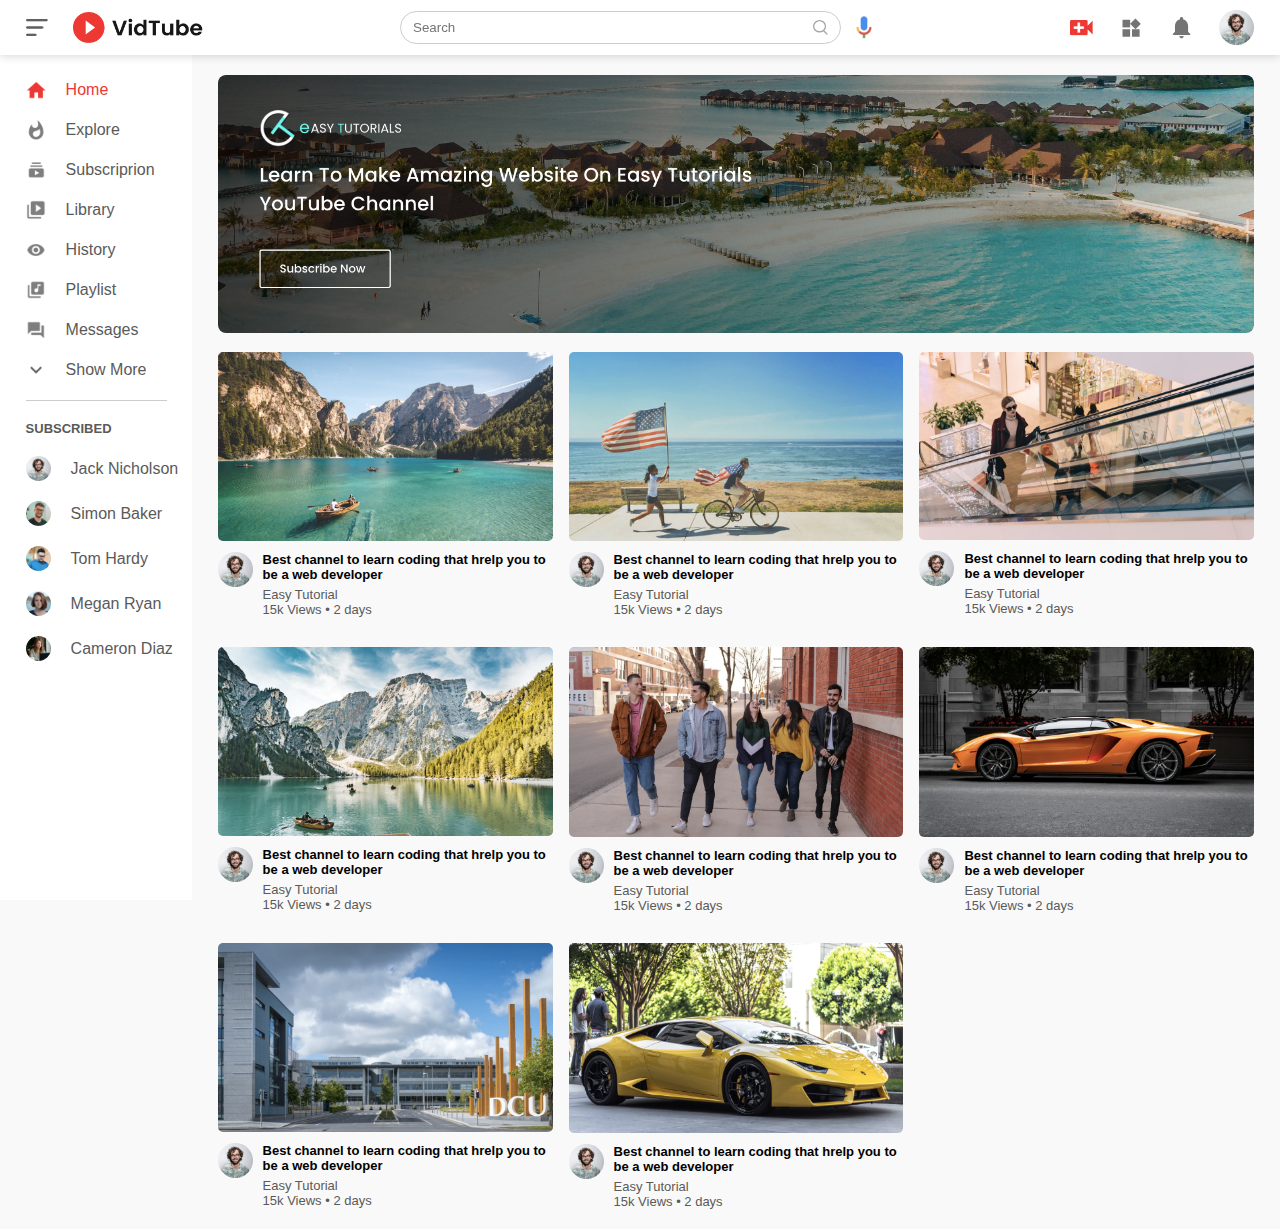
<file: index.html>
<!DOCTYPE html>
<html lang="en">
<head>
    <meta charset="UTF-8">
    <meta http-equiv="X-UA-Compatible" content="IE=edge">
    <meta name="viewport" content="width=device-width, initial-scale=1.0">
    <title>Document</title>
    <link rel="stylesheet" href="style.css">  
</head>
<body>
    
    <nav class="flex-div">
        <div class="nav-left flex-div">
            <img src="images/menu.png" class="menu-icon">
            <img src="images/logo.png" class="logo">

        </div>
        <div class="nav-middle flex-div">
            <div class="search-box flex-div">
                <input type="text" placeholder="Search">
                <img src="images/search.png" alt="">
            </div>
            <img src="images/voice-search.png" alt="" class="mic-icon">
        </div>
        <div class="nav-right flex-div">
            <img src="images/upload.png">
            <img src="images/more.png">
            <img src="images/notification.png">
            <img src="images/Jack.png" class="user-icon">
        </div>
    </nav>
    <!-----------------sidebar----------------->
    <div class="sidebar">
        <div class="shortcut-links">
            <a href="#"><img src="images/home.png" alt=""><p>Home</p></a>
            <a href="#"><img src="images/explore.png" alt=""><p>Explore</p></a>
            <a href="#"><img src="images/subscriprion.png" alt=""><p>Subscriprion</p></a>
            <a href="#"><img src="images/library.png" alt=""><p>Library</p></a>
            <a href="#"><img src="images/history.png" alt=""><p>History</p></a>
            <a href="#"><img src="images/playlist.png" alt=""><p>Playlist</p></a>
            <a href="#"><img src="images/messages.png" alt=""><p>Messages</p></a>
            <a href="#"><img src="images/show-more.png" alt=""><p>Show More</p></a>
            <hr>
        </div>
        <div class="subscribed-list">
            <h3>SUBSCRIBED</h3>
            <a href="#"><img src="images/Jack.png"><p>Jack Nicholson</p></a>
            <a href="#"><img src="images/simon.png"><p>Simon Baker</p></a>
            <a href="#"><img src="images/tom.png"><p>Tom Hardy</p></a>
            <a href="#"><img src="images/megan.png"><p>Megan Ryan</p></a>
            <a href="#"><img src="images/cameron.png"><p>Cameron Diaz</p></a>
        </div>
    </div>


    <!--------main------------>

    <div class="container">
        <div class="banner">
            <img src="images/banner.png" alt="">
        </div>
        <div class="list-container">
          <div class="vid-list">
             <a href="play-video.html"> <img src="images/thumbnail1.png" class="thumbnail"></a>
              <div class="flex-div">
                <img src="images/Jack.png" alt="">
                <div class="vid-info">
                    <a href="play-video.html">Best channel to learn coding that hrelp you to be a web developer</a>
                    <p>Easy Tutorial</p>
                    <p>15k Views &bull; 2 days</p>
                </div>
              </div>
          </div>
          <div class="vid-list">
            <a href=""> <img src="images/thumbnail2.png" class="thumbnail"></a>
             <div class="flex-div">
               <img src="images/Jack.png" alt="">
               <div class="vid-info">
                   <a href="">Best channel to learn coding that hrelp you to be a web developer</a>
                   <p>Easy Tutorial</p>
                   <p>15k Views &bull; 2 days</p>
               </div>
             </div>
         </div>
         <div class="vid-list">
            <a href=""> <img src="images/thumbnail3.png" class="thumbnail"></a>
             <div class="flex-div">
               <img src="images/Jack.png" alt="">
               <div class="vid-info">
                   <a href="">Best channel to learn coding that hrelp you to be a web developer</a>
                   <p>Easy Tutorial</p>
                   <p>15k Views &bull; 2 days</p>
               </div>
             </div>
         </div>
         <div class="vid-list">
            <a href=""> <img src="images/thumbnail4.png" class="thumbnail"></a>
             <div class="flex-div">
               <img src="images/Jack.png" alt="">
               <div class="vid-info">
                   <a href="">Best channel to learn coding that hrelp you to be a web developer</a>
                   <p>Easy Tutorial</p>
                   <p>15k Views &bull; 2 days</p>
               </div>
             </div>
         </div>
         <div class="vid-list">
            <a href=""> <img src="images/thumbnail5.png" class="thumbnail"></a>
             <div class="flex-div">
               <img src="images/Jack.png" alt="">
               <div class="vid-info">
                   <a href="">Best channel to learn coding that hrelp you to be a web developer</a>
                   <p>Easy Tutorial</p>
                   <p>15k Views &bull; 2 days</p>
               </div>
             </div>
         </div>
         <div class="vid-list">
            <a href=""> <img src="images/thumbnail6.png" class="thumbnail"></a>
             <div class="flex-div">
               <img src="images/Jack.png" alt="">
               <div class="vid-info">
                   <a href="">Best channel to learn coding that hrelp you to be a web developer</a>
                   <p>Easy Tutorial</p>
                   <p>15k Views &bull; 2 days</p>
               </div>
             </div>
         </div>
         <div class="vid-list">
            <a href=""> <img src="images/thumbnail7.png" class="thumbnail"></a>
             <div class="flex-div">
               <img src="images/Jack.png" alt="">
               <div class="vid-info">
                   <a href="">Best channel to learn coding that hrelp you to be a web developer</a>
                   <p>Easy Tutorial</p>
                   <p>15k Views &bull; 2 days</p>
               </div>
             </div>
         </div>
         <div class="vid-list">
            <a href=""> <img src="images/thumbnail8.png" class="thumbnail"></a>
             <div class="flex-div">
               <img src="images/Jack.png" alt="">
               <div class="vid-info">
                   <a href="">Best channel to learn coding that hrelp you to be a web developer</a>
                   <p>Easy Tutorial</p>
                   <p>15k Views &bull; 2 days</p>
               </div>
             </div>
         </div>

        </div>

        
        
    </div>

<script src="script.js"></script>
</body>
</html>
</file>
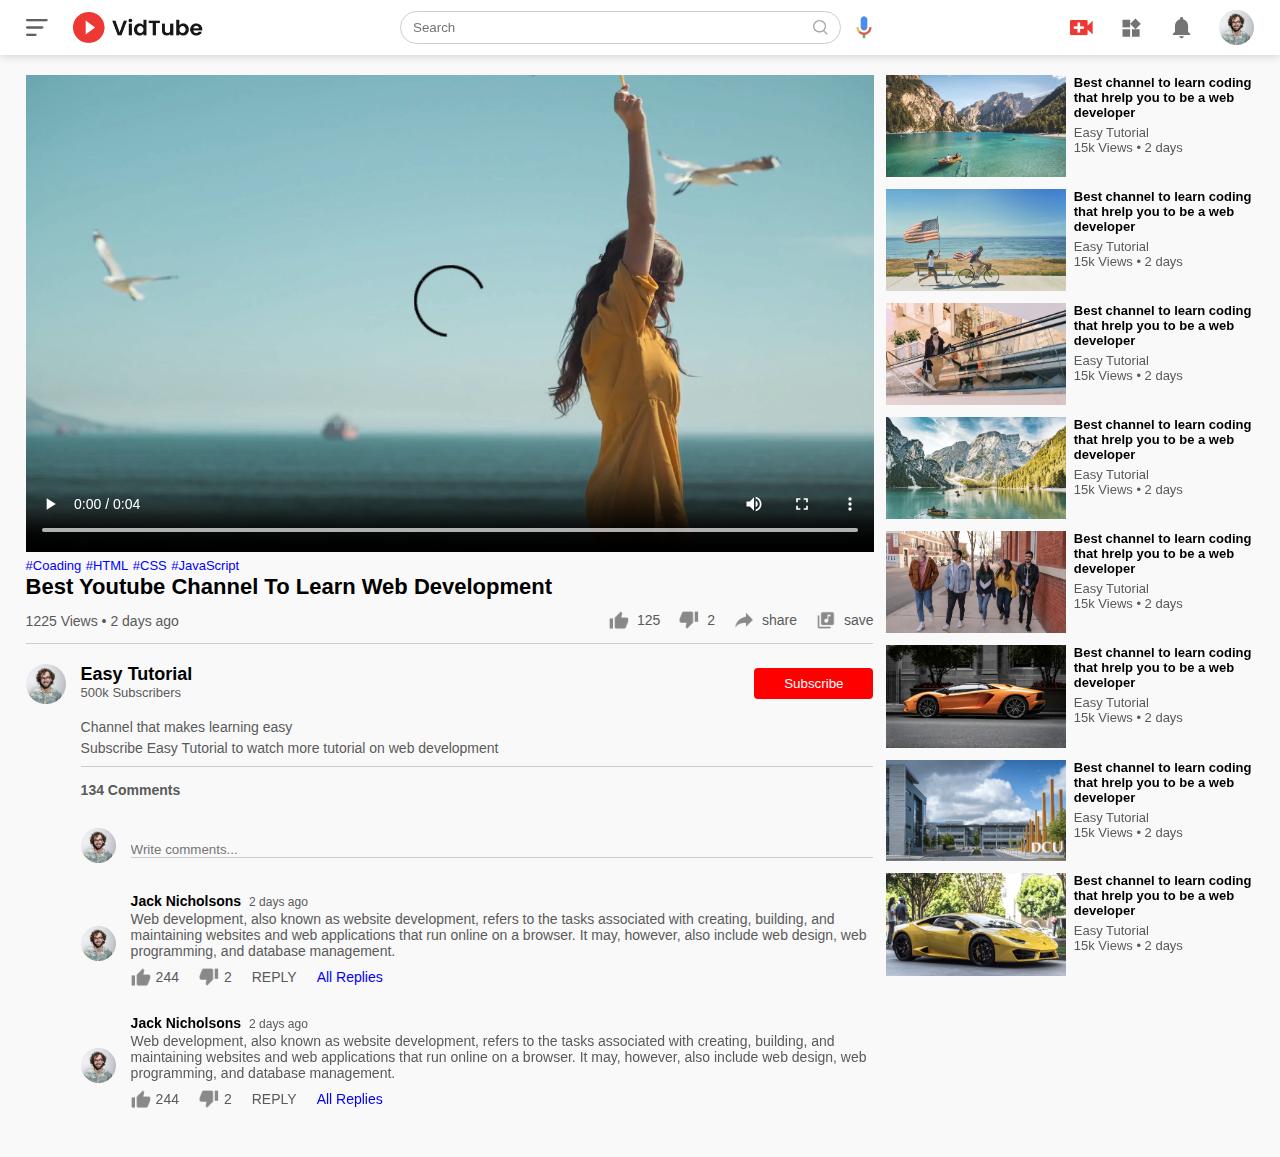
<file: play-video.html>
<!DOCTYPE html>
<html lang="en">
<head>
    <meta charset="UTF-8">
    <meta http-equiv="X-UA-Compatible" content="IE=edge">
    <meta name="viewport" content="width=device-width, initial-scale=1.0">
    <title>Play Video - Easy Tutorials Youtube Channel</title>
    <link rel="stylesheet" href="style.css">
</head>
<body>
    <nav class="flex-div">
        <div class="nav-left flex-div">
            <img src="images/menu.png" class="menu-icon">
            <img src="images/logo.png" class="logo">

        </div>
        <div class="nav-middle flex-div">
            <div class="search-box flex-div">
                <input type="text" placeholder="Search">
                <img src="images/search.png" alt="">
            </div>
            <img src="images/voice-search.png" alt="" class="mic-icon">
        </div>
        <div class="nav-right flex-div">
            <img src="images/upload.png">
            <img src="images/more.png">
            <img src="images/notification.png">
            <img src="images/Jack.png" class="user-icon">
        </div>
    </nav>

    <div class="container play-container">
        <div class="row">
            <div class="play-video">

                <video controls autoplay>
                    <source src="images/video.mp4" type="video/mp4"></source>
                </video>

                <div class="tags">

                    <a href="">#Coading</a>  <a href="">#HTML</a>  <a href="">#CSS</a>  <a href="">#JavaScript</a>
                </div>
                <h3>Best Youtube Channel To Learn Web Development</h3>
                <div class="play-video-info">
                    <p>1225 Views &bull; 2 days ago</p>
                    <div>
                        <a href=""><img src="images/like.png" alt="">125</a>
                        <a href=""><img src="images/dislike.png" alt="">2</a>
                        <a href=""><img src="images/share.png" alt="">share</a>
                        <a href=""><img src="images/save.png" alt="">save</a>
                    </div>
                </div>
                <hr>
                <div class="publisher">
                    <img src="images/Jack.png" alt="">
                    <div>
                        <p>Easy Tutorial</p>
                        <span>500k Subscribers</span>
                    </div>
                    <button type="button">Subscribe</button>
                </div>
                <div class="vid-description">
                    <p>Channel that makes learning easy</p>
                    <p>Subscribe Easy Tutorial to watch more tutorial on web development</p>
                    <hr>
                    <h4>134 Comments</h4>

                    <div class="add-comment">
                        <img src="images/Jack.png" alt="">
                        <input type="text" placeholder="Write comments...">
                    </div>
                    <div class="old-comment">
                        <img src="images/Jack.png" alt="">
                        <div>
                            <h3>Jack Nicholsons<span>2 days ago</span></h3>
                            <p>Web development, also known as website development, refers to the tasks associated with creating, building, and maintaining websites and web applications that run online on a browser. It may, however, also include web design, web programming, and database management.</p>
                            <div class="acomment-action">
                                <img src="images/like.png" alt="">
                                <span>244</span>
                                <img src="images/dislike.png" alt="">
                                <span>2</span>
                                <span>REPLY</span>
                                <a href="">All Replies</a>
                            </div>
                        </div>
                    </div>
                    <div class="old-comment">
                        <img src="images/Jack.png" alt="">
                        <div>
                            <h3>Jack Nicholsons<span>2 days ago</span></h3>
                            <p>Web development, also known as website development, refers to the tasks associated with creating, building, and maintaining websites and web applications that run online on a browser. It may, however, also include web design, web programming, and database management.</p>
                            <div class="acomment-action">
                                <img src="images/like.png" alt="">
                                <span>244</span>
                                <img src="images/dislike.png" alt="">
                                <span>2</span>
                                <span>REPLY</span>
                                <a href="">All Replies</a>
                            </div>
                        </div>
                    </div>

                </div>

            </div>
            <div class="right-sidebar">

                <div class="side-video-list">
                    <a href="" class="small-thumbnail"><img src="images/thumbnail1.png" alt=""></a>
                    <div class="vid-info">
                        <a href="play-video.html">Best channel to learn coding that hrelp you to be a web developer</a>
                        <p>Easy Tutorial</p>
                        <p>15k Views &bull; 2 days</p>
                    </div>
                </div>

                <div class="side-video-list">
                    <a href="" class="small-thumbnail"><img src="images/thumbnail2.png" alt=""></a>
                    <div class="vid-info">
                        <a href="play-video.html">Best channel to learn coding that hrelp you to be a web developer</a>
                        <p>Easy Tutorial</p>
                        <p>15k Views &bull; 2 days</p>
                    </div>
                </div>
                <div class="side-video-list">
                    <a href="" class="small-thumbnail"><img src="images/thumbnail3.png" alt=""></a>
                    <div class="vid-info">
                        <a href="play-video.html">Best channel to learn coding that hrelp you to be a web developer</a>
                        <p>Easy Tutorial</p>
                        <p>15k Views &bull; 2 days</p>
                    </div>
                </div>
                <div class="side-video-list">
                    <a href="" class="small-thumbnail"><img src="images/thumbnail4.png" alt=""></a>
                    <div class="vid-info">
                        <a href="play-video.html">Best channel to learn coding that hrelp you to be a web developer</a>
                        <p>Easy Tutorial</p>
                        <p>15k Views &bull; 2 days</p>
                    </div>
                </div>
                <div class="side-video-list">
                    <a href="" class="small-thumbnail"><img src="images/thumbnail5.png" alt=""></a>
                    <div class="vid-info">
                        <a href="play-video.html">Best channel to learn coding that hrelp you to be a web developer</a>
                        <p>Easy Tutorial</p>
                        <p>15k Views &bull; 2 days</p>
                    </div>
                </div>
                <div class="side-video-list">
                    <a href="" class="small-thumbnail"><img src="images/thumbnail6.png" alt=""></a>
                    <div class="vid-info">
                        <a href="play-video.html">Best channel to learn coding that hrelp you to be a web developer</a>
                        <p>Easy Tutorial</p>
                        <p>15k Views &bull; 2 days</p>
                    </div>
                </div>
                <div class="side-video-list">
                    <a href="" class="small-thumbnail"><img src="images/thumbnail7.png" alt=""></a>
                    <div class="vid-info">
                        <a href="play-video.html">Best channel to learn coding that hrelp you to be a web developer</a>
                        <p>Easy Tutorial</p>
                        <p>15k Views &bull; 2 days</p>
                    </div>
                </div>
                <div class="side-video-list">
                    <a href="" class="small-thumbnail"><img src="images/thumbnail8.png" alt=""></a>
                    <div class="vid-info">
                        <a href="play-video.html">Best channel to learn coding that hrelp you to be a web developer</a>
                        <p>Easy Tutorial</p>
                        <p>15k Views &bull; 2 days</p>
                    </div>
                </div>
            </div>
        </div>
    </div>
</body>
</html>
</file>
<file: style.css>
*{
    margin: 0;
    padding: 0;
    font-family: 'poppins', sans-serif;
    box-sizing: border-box;

}
a{
    text-decoration: none;
    color:#5a5a5a;
}
img{
    cursor: pointer;
}
.flex-div{
    display: flex;
    align-items: center;
}
nav{
    padding: 10px 2%;
    justify-content: space-between;
    box-shadow: 0  0 10px rgba(0, 0, 0, 0.2);
    background: #fff;
    position: sticky;
    top: 0;
    z-index: 10;

}
.nav-right img{
    width: 25px;
    margin-right: 25px;
}
.nav-right .user-icon{
    width: 35px;
    border-radius: 50%;
    margin-right: 0;
}
.nav-left .menu-icon{
    width: 22px;
    margin-right: 25px;
}
.nav-left .logo{
    width: 130px;
}
.nav-middle .mic-icon{
    width: 16px;
}
.nav-middle .search-box{
    border: 1px solid #ccc;
    margin-right: 15px;
    padding: 8px 12px;
    border-radius: 25px;
}
.nav-middle .search-box input{
    width: 400px;
    border: 0;
    outline: 0;
    background: transparent;
}
.nav-middle .search-box img{
    width: 15px;
}
/* ------------------  sidebar --------------*/

.sidebar{
    background: #fff;
    width: 15%;
    height: 100vh;
    position: fixed;
    top: 0;
    padding-left: 2%;
    padding-top: 80px;
}
.shortcut-links a img{
    width: 20px;
    margin-right: 20px;
}
.shortcut-links a{
    display: flex;
    align-items: center;
    margin-bottom: 20px;
    width: fit-content;
    flex-wrap: wrap;
}
.shortcut-links a:first-child{
    color: #ed3833;
}
.sidebar hr{
    border: 0;
    height: 1px;
    background: #ccc;
    width: 85%;
}
.subscribed-list h3{
    font-size: 13px;
    margin: 20px 0;
    color: #5a5a5a;
}
.subscribed-list a{
    display: flex;
    align-items: center;
    margin-bottom: 20px;
    width: fit-content;
    flex-wrap: wrap;
}
.subscribed-list a img{
    width: 25px;
    border-radius: 50%;
    margin-right: 20px;
}
.small-sidebar{
    width: 5%;
}
.small-sidebar a p{
    display: none;
}
.small-sidebar h3{
    display: none;
}
.small-sidebar hr{
    width: 50%;
    margin-bottom: 25px;
}

/*---------------main------------*/

.container{
    background: #f9f9f9;
    padding-left: 17%;
    padding-right: 2%;
    padding-top: 20px;
    padding-bottom: 20px;
}

.large-container{
    padding-left: 7%;
}
.banner{
    width: 100%;
}
.banner img{
    width: 100%;
    border-radius: 8px;
}
.list-container{
    display: grid;
    grid-template-columns: repeat(auto-fit, minmax(250px, 1fr));
    grid-column-gap: 16px;
    grid-row-gap: 30px;
    margin-top: 15px;
}

.vid-list .thumbnail{
    width: 100%;
    border-radius: 5px;
}
.vid-list .flex-div{
    align-items: flex-start;
    margin-top: 7px;
}
.vid-list .flex-div img{
    width: 35px;
    margin-right: 10px;
    border-radius: 50%;
}
.vid-info{
    color: #5a5a5a;
    font-size: 13px;

}
.vid-info a{
    color: #000;
    font-weight: 600;
    display: block;
    margin-bottom: 5px;
}

@media (max-width:900px){
    .menu-icon{
        display: none;
    }
    .sidebar{
        display: none;
    }
    .container, .large-container{
        padding-left: 5%;
        padding-right: 5%;
    }
    .nav-right img{
        display: none;
    }
    .nav-right .user-icon{
        display: block;
        width: 30px;
    }
    .nav-middle .search-box input{
        width: 100px;
    }
    .nav-middle .mic-icon{
        display: none;
    }
    .logo{
        width: 90px;
    }
}


/*---------------------play-video-page-------------------*/

.play-container{
    padding-left: 2%;
}
.row{
    display: flex;
    justify-content: space-between;
    flex-wrap: wrap;
}
.play-video{
    flex-basis: 69%;
}
.right-sidebar{
    flex-basis: 30%;
}
.play-video video{
    width: 100%;
}
.side-video-list{
    display: flex;
    justify-content: space-between;
    margin-bottom: 8px;
}
.side-video-list img{
    width: 100%;
}
.side-video-list .small-thumbnail{
    flex-basis: 49%;
}
.side-video-list .vid-info{
    flex-basis: 49%;
}
.play-video .tags a{
    color: #0000ff;
    font-size: 13px;
}
.play-video h3{
    font-weight: 600;
    font-size: 22px;
}
.play-video .play-video-info{
    display: flex;
    align-items: center;
    justify-content: space-between;
    flex-wrap: wrap;
    margin-top: 10px;
    font-size: 14px;
    color: #5a5a5a; 
}
.play-video .play-video-info a img{
    width: 20px;
    margin-right: 8px;
}
.play-video .play-video-info a{
    display: inline-flex;
    align-items: center;
    margin-left: 15px;
}
.play-video hr{
    border: 0;
    height: 1px;
    background: #ccc;
    margin: 10px 0;
}
.publisher{
    display: flex;
    align-items: center;
    margin-top: 20px;
}
.publisher div{
    flex:1;
    line-height: 18px;
}
.publisher img{
    width: 40px;
    border-radius: 50%;
    margin-right: 15px;
}
.publisher div p{
    color: #000;
    font-weight: 600;
    font-size: 18px;
}
.publisher div span{
    font-size: 13px;
    color: #5a5a5a;

}
.publisher button{
    background: red;
    color: #fff;
    padding: 8px 30px;
    border: 0;
    outline: 0;
    border-radius: 4px;
    cursor: pointer;
}
.vid-description{
    padding-left: 55px;
    margin: 15px 0;

}
.vid-description p{
    font-size: 14px;
    margin-bottom: 5px;
    color: #5a5a5a;
}
.vid-description h4{
    font-size: 14px;
    color: #5a5a5a;
    margin-top: 15px;
}
.add-comment{
    display: flex;
    align-items: center;
    margin: 30px 0;

}
.add-comment img{
    width: 35px;
    border-radius: 50%;
    margin-right: 15px;
}
.add-comment input{
    border: 0;
    outline: 0;
    border-bottom: 1px solid #ccc;
    width: 100%;
    padding-top: 10px;
    background: transparent;
}
.old-comment{
    display: flex;
    align-items: center;
    margin: 20px 0;
}
.old-comment img{
    width: 35px;
    border-radius: 50%;
    margin-right: 15px;
}
.old-comment h3{
    font-size: 14px;
    margin-bottom: 2px;

}
.old-comment h3 span{
    font-size: 12px;
    color: #5a5a5a;
    font-weight: 500;
    margin-left: 8px;
}
.old-comment .acomment-action{
    display: flex;
    align-items: center;
    margin: 8px 0;
    font-size: 14px;
}
.old-comment .acomment-action img{
    border-radius: 0;
    width: 20px;
    margin-right: 5px;
}
.old-comment .acomment-action span{
    margin-right: 20px;
    color: #5a5a5a;
}
.old-comment .acomment-action a{
    color: #0000ff;
}
@media(max-width:900px){
    .play-video{
        flex-basis: 100%;
    }
    .right-sidebar{
        flex-basis: 100%;
    }
    .play-container{
        padding-left: 5%;
    }
    .vid-description{
        padding-left: 0;
    }
    .play-video .play-video-info a{
        margin-left: 0;
        margin-right: 15px;
        margin-top: 15px;
    }
}
</file>
